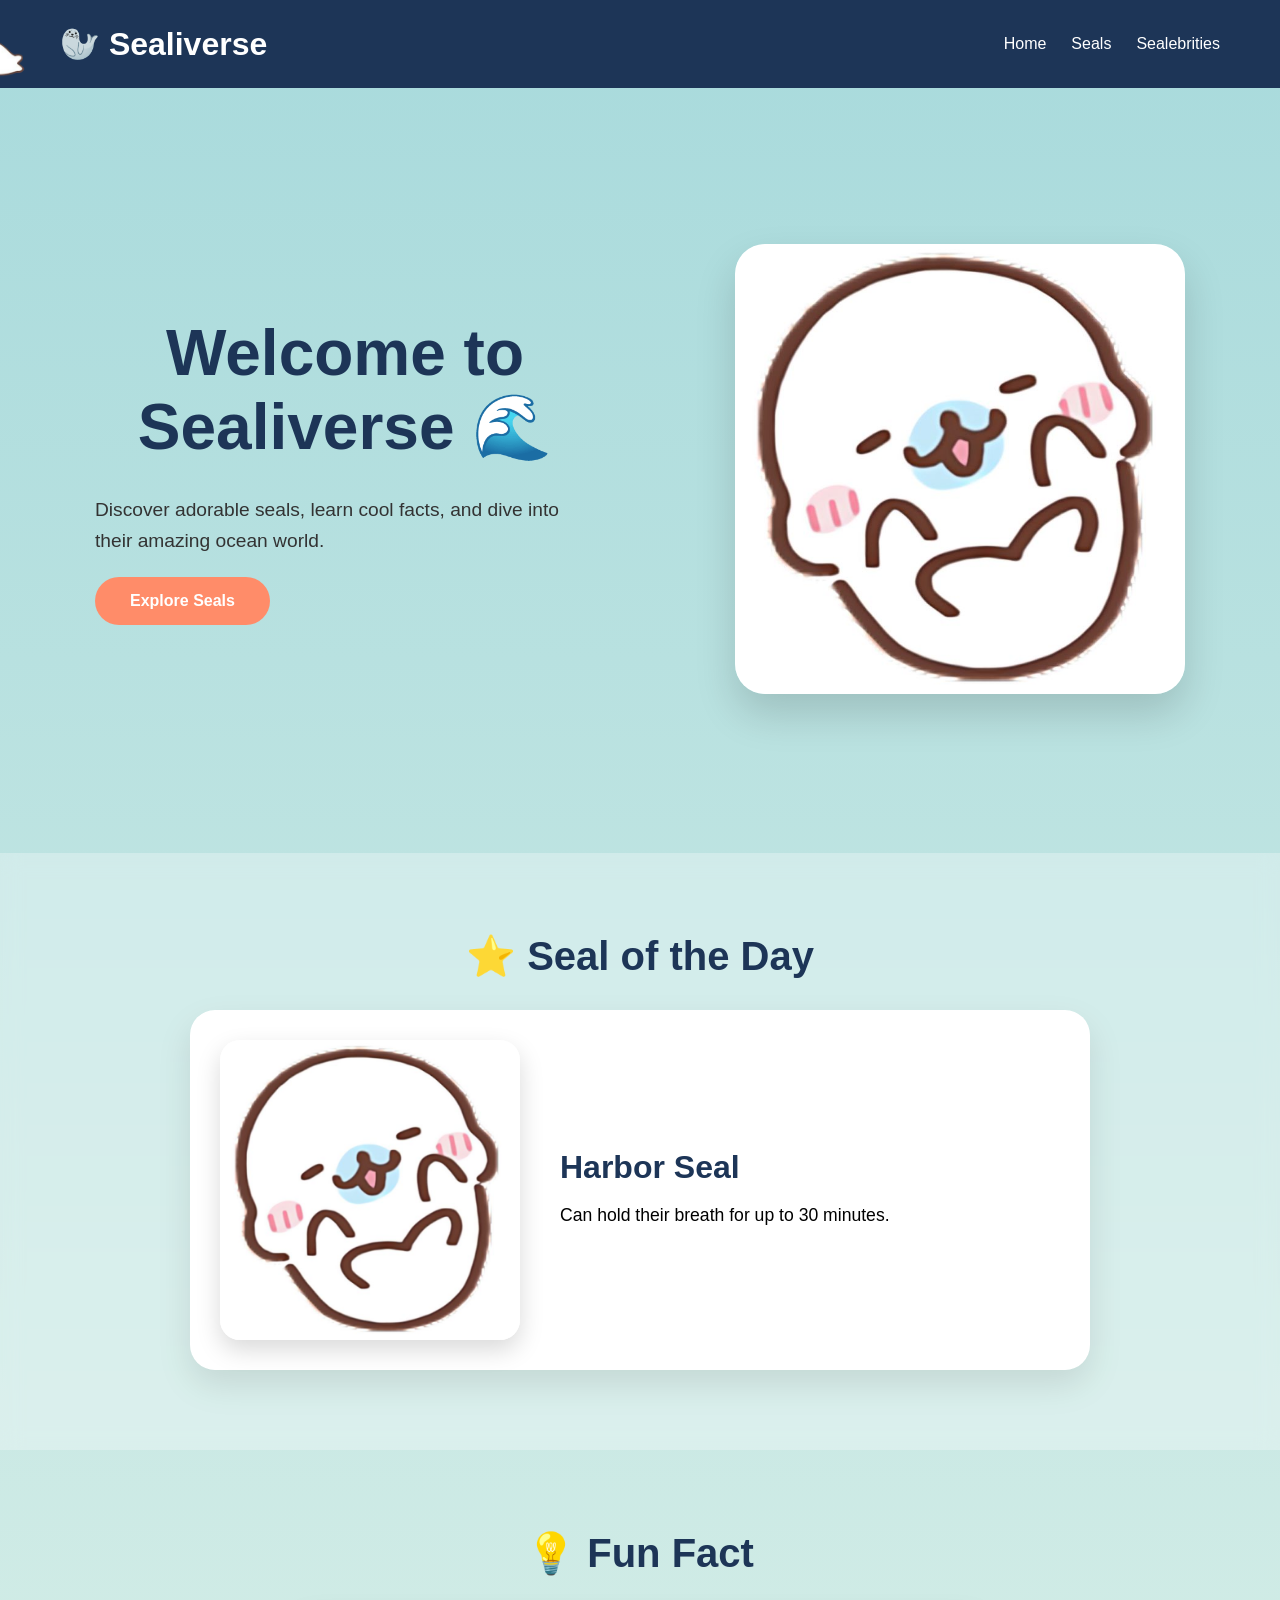
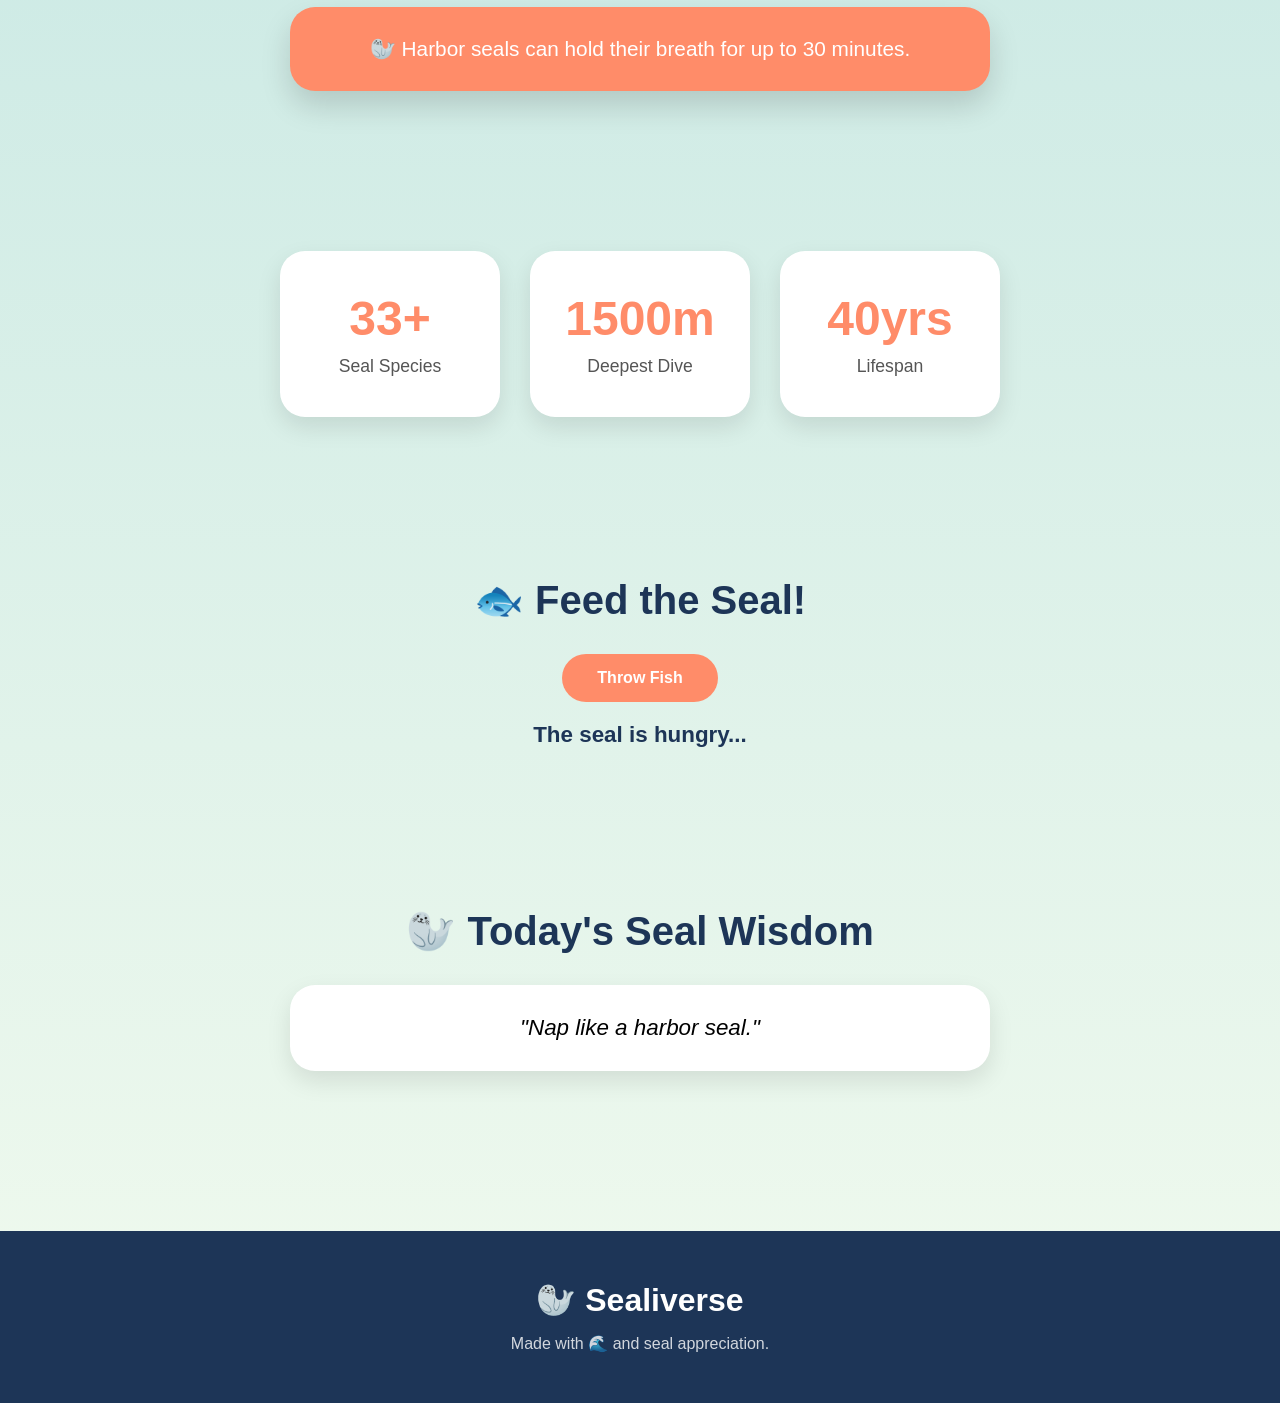
<file: index.html>
<!DOCTYPE html>
<html lang="en">
<head>
    <meta charset="UTF-8">
    <meta name="viewport" content="width=device-width, initial-scale=1.0">
    <title>Sealiverse</title>
    <link rel="stylesheet" href="style.css">
</head>

<body>

    <!-- Seal Cursor Companion -->
    <div id="sealCursor">
        <img
            id="sealImg"
            src="Seal-Normal.png"
            alt="Seal Cursor">
    </div>

    <!-- Floating Bubbles -->
    <div class="bubbles">
        <span></span>
        <span></span>
        <span></span>
        <span></span>
        <span></span>
    </div>

    <!-- Navbar -->
    <nav>
        <h1>🦭 Sealiverse</h1>

        <ul>
            <li><a href="#">Home</a></li>
            <li><a href="Catalogue.html">Seals</a></li>
            <li><a href="sealebrities.html">Sealebrities</a></li>
        </ul>
    </nav>

    <!-- Hero -->
    <section class="hero">

        <div class="hero-text">

            <h2>
                Welcome to Sealiverse 🌊
            </h2>

            <p>
                Discover adorable seals,
                learn cool facts,
                and dive into their
                amazing ocean world.
            </p>

            <button class="btn">
                Explore Seals
            </button>

        </div>

        <div class="seal-container">

            <img
                id="seal"
                src="1f5fbaef769bf286dd321dc1856a69df.jpg"
                alt="Seal">

        </div>

    </section>

    <!-- Seal of the Day -->
    <section class="featured">

        <h2>⭐ Seal of the Day</h2>

        <div class="featured-card">

            <img
                src="1f5fbaef769bf286dd321dc1856a69df.jpg"
                alt="Harbor Seal">

            <div>

                <h3>Harbor Seal</h3>

                <p>
                    Harbor seals can hold
                    their breath for up to
                    30 minutes underwater!
                </p>

            </div>

        </div>

    </section>

    <!-- Fun Fact -->
    <section class="fact">

        <h2>💡 Fun Fact</h2>

        <div id="factBox">
            Some seals sleep underwater!
        </div>

    </section>

    <!-- Stats -->
    <section class="stats">

        <div class="card">
            <h1>33+</h1>
            <p>Seal Species</p>
        </div>

        <div class="card">
            <h1>1500m</h1>
            <p>Deepest Dive</p>
        </div>

        <div class="card">
            <h1>40yrs</h1>
            <p>Lifespan</p>
        </div>

    </section>

    <!-- Feed the Seal -->
    <section class="feed">

        <h2>🐟 Feed the Seal!</h2>

        <button class="btn" id="feedBtn">
            Throw Fish
        </button>

        <p id="reaction">
            The seal is hungry...
        </p>

    </section>

    <!-- Seal Wisdom -->
    <section class="quote">

        <h2>
            🦭 Today's Seal Wisdom
        </h2>

        <p id="quote">
            "Always swim with confidence."
        </p>

    </section>

    <!-- Footer -->
    <footer>

        <h3>🦭 Sealiverse</h3>

        <p>
            Made with 🌊 and seal appreciation.
        </p>

    </footer>

    <script src="script.js"></script>

</body>
</html>
</file>
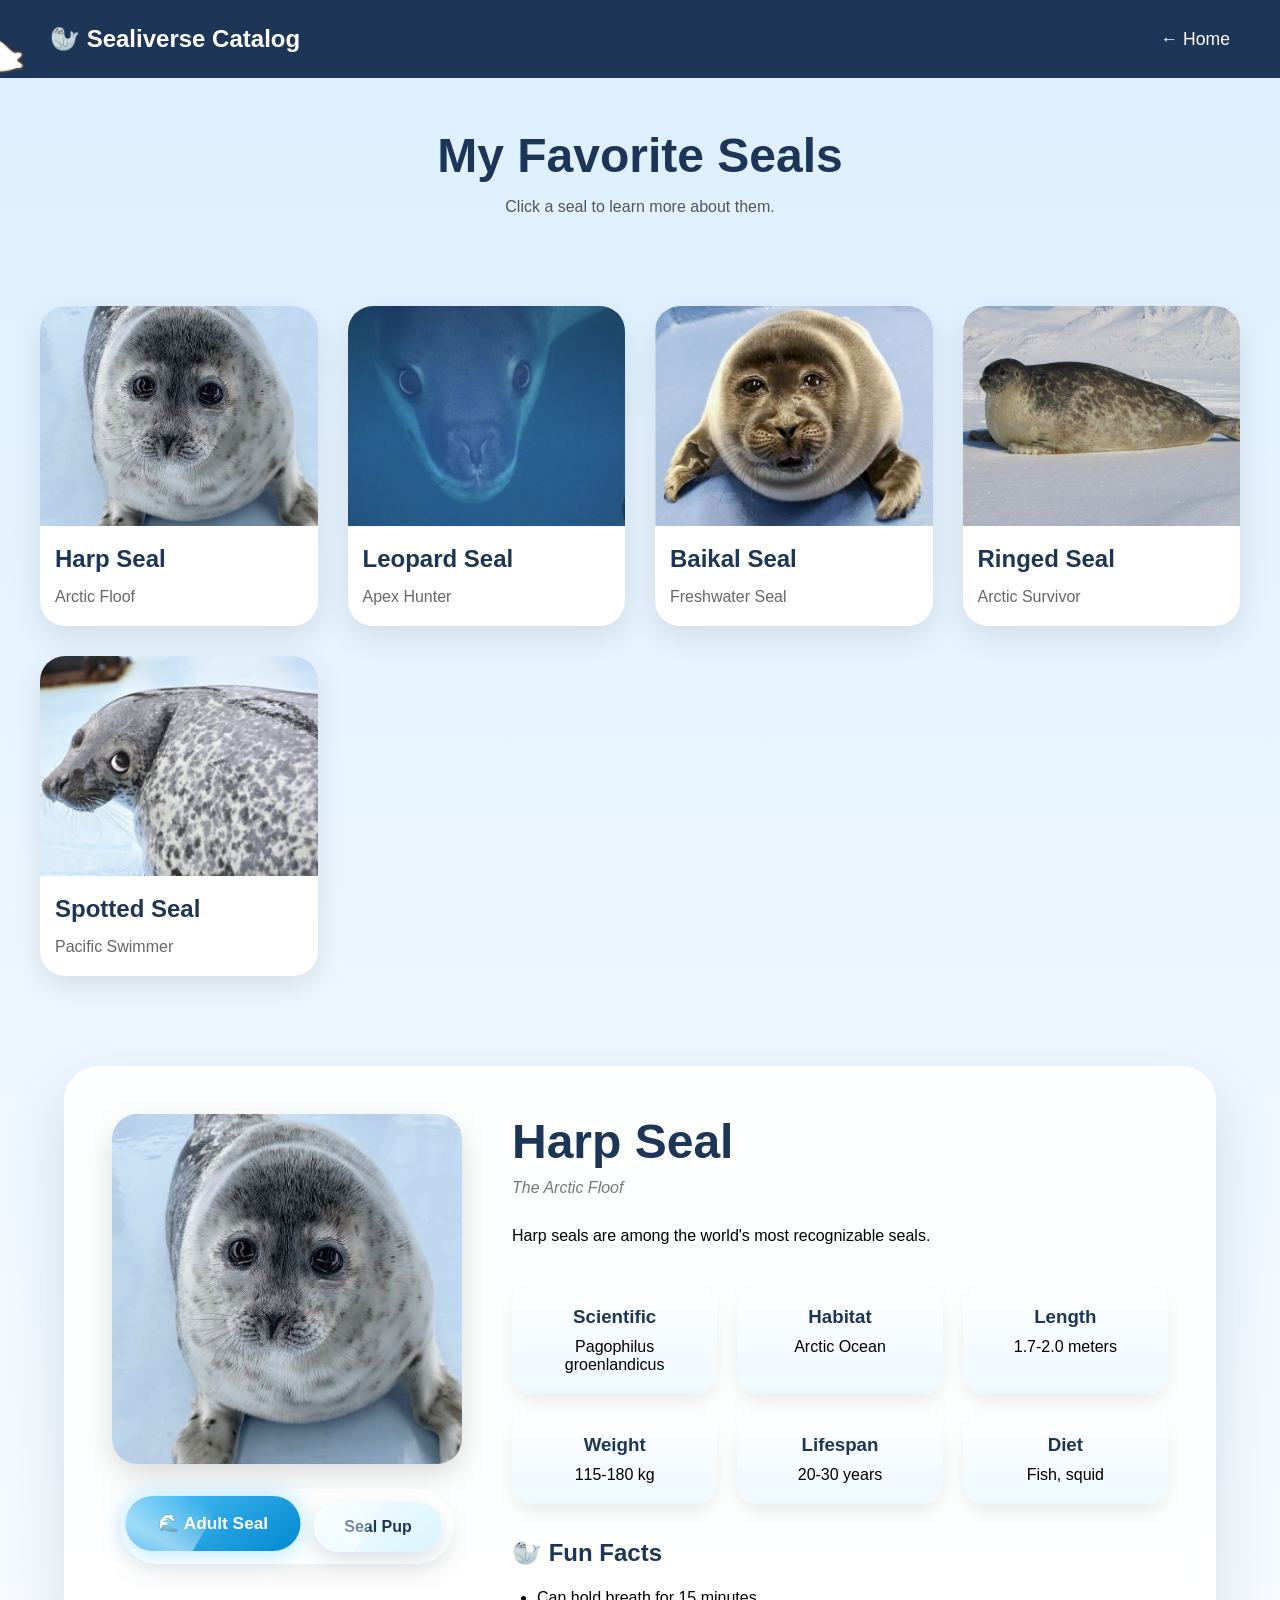
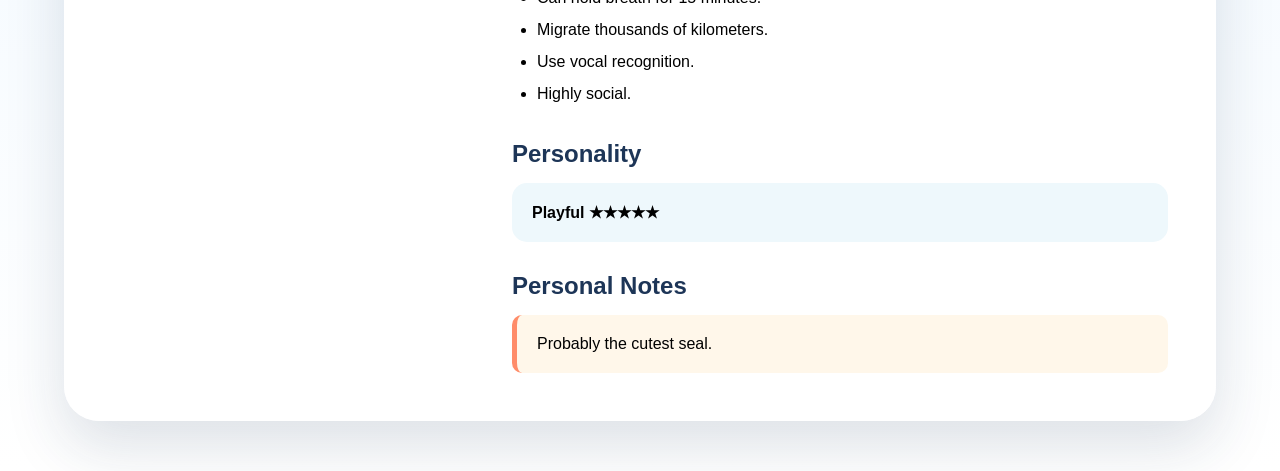
<file: Catalogue.html>
<!DOCTYPE html>
<html lang="en">
<head>
<meta charset="UTF-8">
<meta name="viewport"
      content="width=device-width, initial-scale=1.0">
<title>Sealiverse Catalog</title>
<link rel="stylesheet"
      href="Catalogue.ss.css">
</head>

<body>
    <!-- Seal Cursor Companion -->
    <div id="sealCursor">
        <img
            id="sealImg"
            src="Seal-Normal.png"
            alt="Seal Cursor">
    </div>

<nav>
    <h1>🦭 Sealiverse Catalog</h1>

    <a href="index.html">
        ← Home
    </a>
</nav>

<header>
    <h1>
        My Favorite Seals
    </h1>

    <p>
        Click a seal to learn
        more about them.
    </p>
</header>

<div class="grid">

    <div class="card"
         onclick="showSeal('harp')">

        <img src="seals/harps.jpg">

        <h2>Harp Seal</h2>

        <p>
            Arctic Floof
        </p>

    </div>

    <div class="card"
         onclick="showSeal('leopard')">

        <img src="seals/Leopard.jpg">

        <h2>Leopard Seal</h2>

        <p>
            Apex Hunter
        </p>

    </div>

    <div class="card"
         onclick="showSeal('baikal')">

        <img src="seals/Baikal.jpg">

        <h2>Baikal Seal</h2>

        <p>
            Freshwater Seal
        </p>

    </div>

    <div class="card"
         onclick="showSeal('ringed')">

        <img src="seals/ringed.jpg">

        <h2>Ringed Seal</h2>

        <p>
            Arctic Survivor
        </p>

    </div>

    <div class="card"
         onclick="showSeal('spotted')">

        <img src="seals/spotted.jpg">

        <h2>Spotted Seal</h2>

        <p>
            Pacific Swimmer
        </p>

    </div>

</div>

<div id="viewer">

    <div class="viewer-image">
    <img id="viewImg">

    <div class="life-stage">

    <button
        class="stage-btn active"
        onclick="showStage('adult', this)">
        🌊 Adult Seal
    </button>

    <button
        class="stage-btn"
        onclick="showStage('pup', this)">
        Seal Pup
    </button>

</div>

</div>

    <div class="viewer-content">

        <h1 id="name"></h1>

        <p class="subtitle"
           id="subtitle">
        </p>

        <p id="desc"></p>

        <div class="stats-grid">

            <div class="stat">
                <h3>Scientific</h3>
                <span id="sci"></span>
            </div>

            <div class="stat">
                <h3>Habitat</h3>
                <span id="hab"></span>
            </div>

            <div class="stat">
                <h3>Length</h3>
                <span id="len"></span>
            </div>

            <div class="stat">
                <h3>Weight</h3>
                <span id="weight"></span>
            </div>

            <div class="stat">
                <h3>Lifespan</h3>
                <span id="life"></span>
            </div>

            <div class="stat">
                <h3>Diet</h3>
                <span id="diet"></span>
            </div>

        </div>

        <div class="section">

            <h2>🦭 Fun Facts</h2>

            <ul id="facts">
            </ul>

        </div>

        <div class="section">

            <h2> Personality</h2>

            <p id="personality">
            </p>

        </div>

        <div class="section">

            <h2>Personal Notes</h2>

            <p id="notes">
            </p>

        </div>

    </div>

</div>
<script src="sealCursor.js"></script>
<script src="catalogue.js"></script>

</body>
</html>
</file>
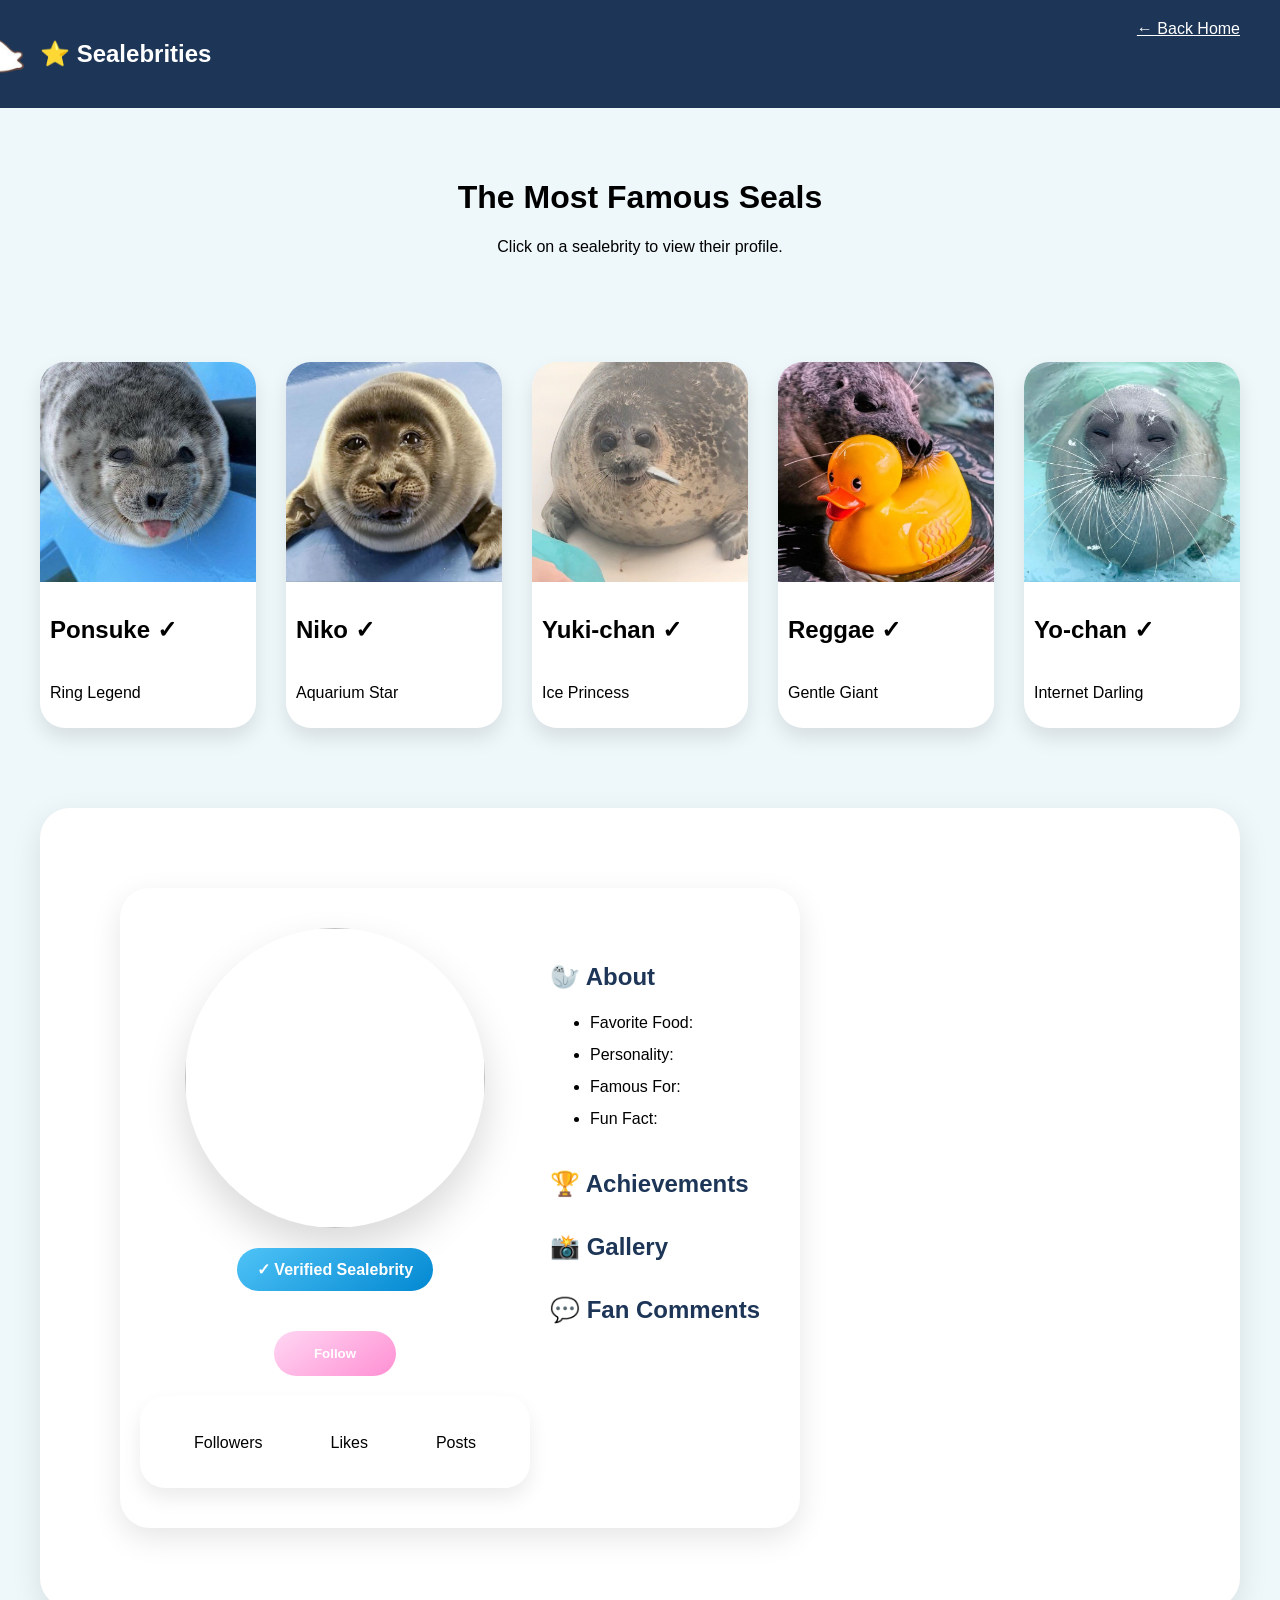
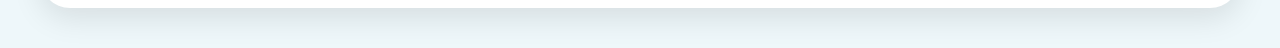
<file: sealebrities.html>
<!DOCTYPE html>
<html lang="en">
<head>
<meta charset="UTF-8">
<meta name="viewport"
      content="width=device-width, initial-scale=1.0">

<title>Sealebrities</title>

<link rel="stylesheet"
      href="sealebrities.css">
</head>

<body>

 <!-- Seal Cursor Companion -->
    <div id="sealCursor">
        <img
            id="sealImg"
            src="Seal-Normal.png"
            alt="Seal Cursor">
    </div>

<nav>

    <h1>
        ⭐ Sealebrities
    </h1>

    <a href="index.html">
        ← Back Home
    </a>

</nav>

<header>

    <h1>
        The Most Famous Seals
    </h1>

    <p>
        Click on a sealebrity
        to view their profile.
    </p>

</header>


<!-- PROFILE GRID -->

<section class="grid">

    <div class="card"
         onclick="showSeal('ponsuke')">

        <img src="Sealebs/Ponsuke.jpg">

        <h2>
            Ponsuke ✓
        </h2>

        <p>
            Ring Legend
        </p>

    </div>


    <div class="card"
         onclick="showSeal('niko')">

        <img src="Sealebs/Niko.jpg">

        <h2>
            Niko ✓
        </h2>

        <p>
            Aquarium Star
        </p>

    </div>


    <div class="card"
         onclick="showSeal('yuki')">

        <img src="Sealebs/Yuki.jpg">

        <h2>
            Yuki-chan ✓
        </h2>

        <p>
            Ice Princess
        </p>

    </div>


    <div class="card"
         onclick="showSeal('reggae')">

        <img src="Sealebs/reggae.jpg">

        <h2>
            Reggae ✓
        </h2>

        <p>
            Gentle Giant
        </p>

    </div>


    <div class="card"
         onclick="showSeal('yochan')">

        <img src="Sealebs/yochan.jpg">

        <h2>
            Yo-chan ✓
        </h2>

        <p>
            Internet Darling
        </p>

    </div>

</section>


<!-- PROFILE VIEWER -->

<section id="viewer">
<section id="viewer">

    <!-- LEFT PROFILE PANEL -->
    <div class="profile-panel">

        <img id="profilePic">

        <div class="verified">
            ✓ Verified Sealebrity
        </div>

        <button class="follow-btn">
            Follow
        </button>

        <div class="stats-bar">

            <div>
                <h3 id="followers"></h3>
                <p>Followers</p>
            </div>

            <div>
                <h3 id="likes"></h3>
                <p>Likes</p>
            </div>

            <div>
                <h3 id="posts"></h3>
                <p>Posts</p>
            </div>

        </div>

    </div>


    <!-- RIGHT PROFILE -->
    <div class="info">

        <h1 id="profileName"></h1>

        <div class="location">
            <span id="location"></span>
        </div>

        <p id="bio"></p>


        <!-- ABOUT -->
        <div class="profile-section">

            <h2>🦭 About</h2>

            <ul>

                <li>
                    Favorite Food:
                    <span id="food"></span>
                </li>

                <li>
                    Personality:
                    <span id="personality"></span>
                </li>

                <li>
                    Famous For:
                    <span id="famous"></span>
                </li>

                <li>
                    Fun Fact:
                    <span id="fact"></span>
                </li>

            </ul>

        </div>


        <!-- ACHIEVEMENTS -->
        <div class="profile-section">

            <h2>🏆 Achievements</h2>

            <ul id="achievements"></ul>

        </div>


        <!-- GALLERY -->
        <div class="profile-section">

            <h2>📸 Gallery</h2>

            <div id="gallery"
                 class="gallery">

            </div>

        </div>


        <!-- COMMENTS -->
        <div class="profile-section">

            <h2>💬 Fan Comments</h2>

            <div id="comments">
            </div>

        </div>

    </div>

</section>

<script src="sealCursor.js"></script>
<script src="sealebs.js"></script>


</body>
</html>
</file>
<file: style.css>
:root{
    --navy:#1D3557;
    --sky:#A8DADC;
    --cream:#F1FAEE;
    --gray:#B0B7C3;
    --coral:#FF8C69;
}

*{
    margin:0;
    padding:0;
    box-sizing:border-box;
}

body{
    font-family:Arial,sans-serif;
    background:linear-gradient(
        180deg,
        var(--sky),
        var(--cream)
    );
    overflow-x:hidden;
    min-height:100vh;
    
    /* Hide normal cursor */
    cursor:auto;
}

/* =====================
   SEAL CURSOR COMPANION
   ===================== */

#sealCursor{
    position:fixed;
    left:0;
    top:0;

    width:80px;
    height:80px;

    pointer-events:none;
    z-index:99999;

    transform:translate(-40px,20px);

    will-change:transform;
}

#sealCursor img{
    width:100%;
    height:100%;

    object-fit:contain;

    transition:
        transform .25s ease,
        filter .25s ease;
}

/* =====================
   FLOATING BUBBLES
   ===================== */

.bubbles{
    position:fixed;
    inset:0;

    overflow:hidden;
    pointer-events:none;

    z-index:-1;
}

.bubbles span{
    position:absolute;
    bottom:-100px;

    width:30px;
    height:30px;

    background:rgba(255,255,255,.3);
    border-radius:50%;

    animation:float 12s linear infinite;
}

.bubbles span:nth-child(1){
    left:10%;
}

.bubbles span:nth-child(2){
    left:30%;
    width:50px;
    height:50px;
    animation-duration:16s;
}

.bubbles span:nth-child(3){
    left:55%;
}

.bubbles span:nth-child(4){
    left:75%;
    animation-duration:14s;
}

.bubbles span:nth-child(5){
    left:90%;
}

/* =====================
   NAVBAR
   ===================== */

nav{
    display:flex;
    justify-content:space-between;
    align-items:center;

    padding:25px 60px;

    background:var(--navy);
}

nav h1{
    color:white;
    font-size:2rem;
}

nav ul{
    display:flex;
    gap:25px;
    list-style:none;
}

nav a{
    color:white;
    text-decoration:none;
    transition:.3s;
}

nav a:hover{
    color:var(--coral);
    transform:translateY(-2px);
}

/* =====================
   HERO
   ===================== */

.hero{
    display:flex;
    justify-content:space-around;
    align-items:center;

    min-height:85vh;

    padding:50px;
    gap:50px;
}

.hero-text{
    max-width:500px;
}

.hero-text h2{
    font-size:4rem;
    color:var(--navy);
}

.hero-text p{
    margin:20px 0;
    font-size:1.2rem;
    line-height:1.6;
    color:#333;
}

/* =====================
   BUTTON
   ===================== */

.btn{
    padding:15px 35px;

    border:none;
    border-radius:50px;

    background:var(--coral);
    color:white;

    font-size:1rem;
    font-weight:bold;

    transition:
        transform .3s,
        box-shadow .3s;

    cursor:none;
}

.btn:hover{
    transform:
        translateY(-5px)
        scale(1.08);

    box-shadow:
        0 10px 30px rgba(0,0,0,.2);
}

/* =====================
   HERO SEAL IMAGE
   ===================== */

.seal-container{
    perspective:1000px;
}

.seal-container img{
    width:450px;
    border-radius:30px;

    transition:
        transform .15s,
        box-shadow .15s;

    box-shadow:
        0 20px 40px rgba(0,0,0,.15);
}

.seal-container img:hover{
    box-shadow:
        0 30px 60px rgba(0,0,0,.2);
}

/* =====================
   BUBBLE ANIMATION
   ===================== */

@keyframes float{
    from{
        transform:
            translateY(0)
            scale(1);
    }

    to{
        transform:
            translateY(-120vh)
            scale(1.5);
    }
}

/* =====================
   GENERAL SECTION STYLE
   ===================== */

section{
    padding:80px 10%;
}

section h2{
    color:var(--navy);
    font-size:2.5rem;
    margin-bottom:30px;
    text-align:center;
}

/* =====================
   SEAL OF THE DAY
   ===================== */

.featured{
    background:rgba(255,255,255,.3);
    backdrop-filter:blur(10px);
}

.featured-card{
    max-width:900px;
    margin:auto;

    display:flex;
    align-items:center;
    gap:40px;

    background:white;
    border-radius:25px;
    padding:30px;

    box-shadow:
        0 15px 35px rgba(0,0,0,.1);

    transition:.3s;
}

.featured-card:hover{
    transform:
        translateY(-10px)
        scale(1.02);
}

.featured-card img{
    width:300px;
    border-radius:20px;

    box-shadow:
        0 10px 25px rgba(0,0,0,.15);
}

.featured-card h3{
    color:var(--navy);
    font-size:2rem;
    margin-bottom:15px;
}

.featured-card p{
    font-size:1.1rem;
    line-height:1.7;
}

/* =====================
   FUN FACT
   ===================== */

.fact{
    text-align:center;
}

#factBox{
    max-width:700px;
    margin:auto;

    background:var(--coral);
    color:white;

    padding:30px;
    border-radius:25px;

    font-size:1.3rem;

    box-shadow:
        0 15px 30px rgba(0,0,0,.15);

    transition:.3s;
}

#factBox:hover{
    transform:scale(1.03);
}

/* =====================
   STATS
   ===================== */

.stats{
    display:flex;
    justify-content:center;
    gap:30px;
    flex-wrap:wrap;
}

.card{
    width:220px;

    background:white;

    padding:40px 20px;

    border-radius:25px;

    text-align:center;

    box-shadow:
        0 10px 25px rgba(0,0,0,.1);

    transition:.3s;
}

.card:hover{
    transform:
        translateY(-10px)
        scale(1.05);
}

.card h1{
    color:var(--coral);
    font-size:3rem;
    margin-bottom:10px;
}

.card p{
    color:#555;
    font-size:1.1rem;
}

/* =====================
   FEED THE SEAL
   ===================== */

.feed{
    text-align:center;
}

#reaction{
    margin-top:20px;

    font-size:1.4rem;

    color:var(--navy);

    font-weight:bold;
}

/* =====================
   SEAL WISDOM
   ===================== */

.quote{
    text-align:center;
}

#quote{
    max-width:700px;
    margin:auto;

    background:white;

    padding:30px;

    border-radius:25px;

    font-size:1.4rem;
    font-style:italic;

    box-shadow:
        0 10px 25px rgba(0,0,0,.1);

    transition:.3s;
}

#quote:hover{
    transform:scale(1.03);
}

/* =====================
   FOOTER
   ===================== */

footer{
    background:var(--navy);

    color:white;

    text-align:center;

    padding:50px 20px;

    margin-top:80px;
}

footer h3{
    font-size:2rem;
    margin-bottom:15px;
}

footer p{
    opacity:.8;
}

/* =====================
   RESPONSIVE
   ===================== */

@media(max-width:900px){

    .hero{
        flex-direction:column;
        text-align:center;
    }

    .hero-text h2{
        font-size:3rem;
    }

    .featured-card{
        flex-direction:column;
        text-align:center;
    }

    .featured-card img{
        width:100%;
        max-width:350px;
    }

    .stats{
        flex-direction:column;
        align-items:center;
    }
}
</file>
<file: Catalogue.ss.css>
:root{
    --navy:#1D3557;
    --sky:#A8DADC;
    --cream:#F1FAEE;
    --coral:#FF8C69;
}

*{
    margin:0;
    padding:0;
    box-sizing:border-box;
}

body{
    font-family:Arial,sans-serif;
    min-height:100vh;
    background:
    linear-gradient(
        180deg,
        #dcefff,
        white
    );
    transition:1s;
/* Hide normal cursor */
    cursor:auto;
}

/* =====================
   SEAL CURSOR COMPANION
   ===================== */

#sealCursor{
    position:fixed;
    left:0;
    top:0;

    width:80px;
    height:80px;

    pointer-events:none;
    z-index:99999;

    transform:translate(-40px,20px);

    will-change:transform;
}

#sealCursor img{
    width:100%;
    height:100%;

    object-fit:contain;

    transition:
        transform .25s ease,
        filter .25s ease;
}

/* NAV */

nav{
    background:var(--navy);

    display:flex;
    justify-content:space-between;
    align-items:center;

    padding:25px 50px;

    color:white;
}

nav a{
    color:white;
    text-decoration:none;
    font-size:1.1rem;
}

nav a:hover{
    color:var(--coral);
}

/* HEADER */

header{
    text-align:center;
    padding:50px 20px;
}

header h1{
    font-size:3rem;
    color:var(--navy);
}

header p{
    margin-top:15px;
    color:#555;
}

/* GRID */

.grid{
    display:grid;

    grid-template-columns:
    repeat(
        auto-fit,
        minmax(220px,1fr)
    );

    gap:30px;

    padding:40px;
}

/* CARD */

.card{
    background:white;

    border-radius:25px;

    overflow:hidden;

    cursor:pointer;

    transition:.3s;

    box-shadow:
    0 10px 30px
    rgba(0,0,0,.1);
}

.card:hover{
    transform:
    translateY(-10px)
    scale(1.03);
}

.card img{
    width:100%;
    height:220px;

    object-fit:cover;

    transition:.3s;
}

.card:hover img{
    transform:scale(1.1);
}

.card h2{
    padding:15px;
    color:var(--navy);
}

.card p{
    padding:0 15px 20px;
    color:#666;
}

/* VIEWER */

#viewer{

    background:
        rgba(255,255,255,.9);

    backdrop-filter:
        blur(10px);

    margin:50px auto;

    padding:45px;

    width:90%;

    border-radius:35px;

    display:flex;

    gap:50px;

    box-shadow:
        0 25px 60px
        rgba(29,53,87,.15);

    border:
        3px solid
        rgba(255,255,255,.4);
}

.viewer-image{
    display:flex;
    flex-direction:column;
    align-items:center;
}

#viewImg{

    width:350px;
    height:350px;

    object-fit:cover;

    border-radius:25px;

    transition:.3s;

    box-shadow:
    0 10px 30px
    rgba(0,0,0,.15);
}

#viewImg:hover{
    transform:
    scale(1.05)
    rotate(2deg);
}

.seal-rating{

    margin-top:20px;

    background:var(--coral);

    color:white;

    padding:12px 25px;

    border-radius:30px;

    font-weight:bold;
}

.viewer-content{
    flex:1;
}

.viewer-content h1{
    color:var(--navy);
    font-size:3rem;
}

.subtitle{

    color:#777;

    font-style:italic;

    margin:10px 0 25px;
}

#desc{
    line-height:1.8;
}

/* STATS */

.stats-grid{

    display:grid;

    grid-template-columns:
    repeat(3,1fr);

    gap:20px;

    margin:35px 0;
}

.stat{

    background:#f4f8fb;

    padding:20px;

    border-radius:20px;

    transition:.3s;
}

.stat:hover{

    background:#d7eef4;

    transform:
    translateY(-5px);
}

.stat h3{
    color:var(--navy);
    margin-bottom:10px;
}

/* SECTIONS */

.section{
    margin-top:30px;
}

.section h2{
    color:var(--navy);
    margin-bottom:15px;
}

.section ul{
    line-height:2;
    padding-left:25px;
}

#personality{

    background:#eef8fc;

    padding:20px;

    border-radius:15px;

    font-weight:bold;
}

#notes{

    background:#fff7ea;

    padding:20px;

    border-left:
    5px solid
    var(--coral);

    border-radius:10px;
}

/* BACKGROUNDS */

.harp{
    background:
    linear-gradient(
        180deg,
        #dcefff,
        white
    );
}

.leopard{
    background:
    linear-gradient(
        180deg,
        #4f7093,
        #d0e2ef
    );
}

.baikal{
    background:
    linear-gradient(
        180deg,
        #74c7ff,
        white
    );
}

.ringed{
    background:
    linear-gradient(
        180deg,
        #e0f4ff,
        white
    );
}

.spotted{
    background:
    linear-gradient(
        180deg,
        #b8d7e8,
        white
    );
}

/* MOBILE */

@media(max-width:1000px){

    #viewer{
        flex-direction:column;
    }

    .stats-grid{
        grid-template-columns:
        repeat(2,1fr);
    }

    #viewImg{
        width:100%;
        height:auto;
    }
}

/* ==========================
   LIFE STAGE SELECTOR
   ========================== */

.life-stage{
    display:flex;
    justify-content:center;
    align-items:center;
    gap:18px;

    margin:25px 0 10px;

    background:
        rgba(255,255,255,.6);

    padding:12px;

    border-radius:999px;

    backdrop-filter:blur(10px);

    box-shadow:
        0 10px 25px rgba(0,0,0,.08);
}

/* base button */

.stage-btn{
    position:relative;

    border:none;

    padding:
        15px 28px;

    border-radius:999px;

    background:
        linear-gradient(
            145deg,
            #ffffff,
            #edfaff
        );

    color:#1D3557;

    font-size:1rem;
    font-weight:700;

    cursor:pointer;

    transition:
        transform .25s,
        box-shadow .25s,
        background .25s,
        color .25s;

    box-shadow:
        0 5px 15px
        rgba(29,53,87,.10);
}

/* hover */

.stage-btn:hover{

    transform:
        translateY(-4px);

    box-shadow:
        0 10px 25px
        rgba(0,0,0,.15);
}

/* adult active */

.stage-btn:first-child.active{

    background:
        linear-gradient(
            145deg,
            #5ad0ff,
            #0288D1
        );

    color:white;

    box-shadow:
        0 0 25px
        rgba(90,208,255,.45);

    animation:
        adultFloat
        3s infinite ease-in-out;
}

/* pup active */

.stage-btn:last-child.active{

    background:
        linear-gradient(
            145deg,
            #ffd8f2,
            #ff8dcf
        );

    color:white;

    box-shadow:
        0 0 25px
        rgba(255,141,207,.45);

    animation:
        pupFloat
        2.5s infinite ease-in-out;
}

/* floating animations */

@keyframes adultFloat{

    0%,100%{
        transform:
            translateY(0);
    }

    50%{
        transform:
            translateY(-5px);
    }
}

@keyframes pupFloat{

    0%,100%{
        transform:
            translateY(0)
            scale(1);
    }

    50%{
        transform:
            translateY(-6px)
            scale(1.04);
    }
}

/* ==========================
   ADULT / PUP BUTTONS
   ========================== */

.life-stage{
    display:flex;
    justify-content:center;
    gap:20px;
    margin:25px 0;
}

/* Base button */

.stage-btn{
    position:relative;

    padding:16px 30px;

    border:none;
    border-radius:999px;

    background:
        linear-gradient(
            145deg,
            #f7fdff,
            #d9f4ff
        );

    color:#1D3557;

    font-size:1rem;
    font-weight:700;

    cursor:pointer;

    transition:
        transform .25s,
        box-shadow .25s,
        background .25s;

    box-shadow:
        0 8px 20px
        rgba(29,53,87,.15);

    overflow:hidden;
}

/* bubble shine */

.stage-btn::before{
    content:"";

    position:absolute;

    top:-150%;
    left:-150%;

    width:200%;
    height:200%;

    background:
        linear-gradient(
            transparent,
            rgba(255,255,255,.5),
            transparent
        );

    transform:rotate(30deg);

    transition:.7s;
}

.stage-btn:hover::before{
    top:100%;
    left:100%;
}

/* hover */

.stage-btn:hover{
    transform:
        translateY(-5px)
        scale(1.05);

    box-shadow:
        0 15px 30px
        rgba(0,0,0,.15);
}

/* active button */

.stage-btn.active{
    transform:
        translateY(-3px)
        scale(1.08);

    color:white;
}

/* Adult button */

.stage-btn:first-child.active{

    background:
        linear-gradient(
            145deg,
            #4FC3F7,
            #0288D1
        );

    box-shadow:
        0 0 25px
        rgba(79,195,247,.5);
}

/* Pup button */

.stage-btn:last-child.active{

    background:
        linear-gradient(
            145deg,
            #FFD7F3,
            #FF8FD3
        );

    box-shadow:
        0 0 25px
        rgba(255,143,211,.5);
}

/* floating effect */

@keyframes floatBtn{

    0%{
        transform:
            translateY(-3px)
            scale(1.08);
    }

    50%{
        transform:
            translateY(-7px)
            scale(1.08);
    }

    100%{
        transform:
            translateY(-3px)
            scale(1.08);
    }
}

.stage-btn.active{
    animation:
        floatBtn 2.5s infinite;
}

.stat{

    background:
        linear-gradient(
            180deg,
            white,
            #eef9ff
        );

    padding:20px;

    border-radius:20px;

    text-align:center;

    transition:.3s;

    box-shadow:
        0 8px 18px
        rgba(0,0,0,.08);
}

.stat:hover{

    transform:
        translateY(-8px)
        scale(1.04);

    box-shadow:
        0 20px 35px
        rgba(0,0,0,.12);
}

.stat h3{

    color:#1D3557;

    margin-bottom:10px;
}
</file>
<file: sealebrities.css>
body{
    margin:0;
    font-family:Arial;
    background:#eef7fa;
    /* Hide normal cursor */
    cursor:auto;
}

/* =====================
   SEAL CURSOR COMPANION
   ===================== */

#sealCursor{
    position:fixed;
    left:0;
    top:0;

    width:80px;
    height:80px;

    pointer-events:none;
    z-index:99999;

    transform:translate(-40px,20px);

    will-change:transform;
}

#sealCursor img{
    width:100%;
    height:100%;

    object-fit:contain;

    transition:
        transform .25s ease,
        filter .25s ease;
}
nav{
    background:#1D3557;
    color:white;

    padding:20px 40px;

    display:flex;
    justify-content:space-between;
}

nav a{
    color:white;
}

header{
    text-align:center;
    padding:50px;
}

.grid{
    display:grid;

    grid-template-columns:
    repeat(auto-fit,
    minmax(200px,1fr));

    gap:30px;

    padding:40px;
}

.card{
    background:white;

    border-radius:25px;

    overflow:hidden;

    cursor:pointer;

    transition:.3s;

    box-shadow:
    0 10px 20px
    rgba(0,0,0,.1);
}

.card:hover{
    transform:
    translateY(-10px)
    scale(1.03);
}

.card img{
    width:100%;
    height:220px;
    object-fit:cover;
}

.card h2,
.card p{
    padding:10px;
}

#viewer{
    background:white;

    margin:40px;

    padding:40px;

    border-radius:30px;

    display:flex;

    gap:40px;

    box-shadow:
    0 10px 30px
    rgba(0,0,0,.1);
}

#viewer img{
    width:300px;
    height:300px;

    object-fit:cover;

    border-radius:50%;
}

.stats{
    display:flex;
    gap:20px;

    margin:20px 0;

    font-weight:bold;
}

ul{
    line-height:2;
}

button{
    margin-top:20px;

    padding:15px 30px;

    border:none;

    border-radius:20px;

    background:#FF8C69;

    color:white;

    cursor:pointer;
}

.life-stage{

    display:flex;

    gap:15px;

    margin-top:20px;
}

.stage-btn{

    padding:12px 25px;

    border:none;

    border-radius:30px;

    background:#e7eef2;

    cursor:pointer;

    transition:.3s;

    font-weight:bold;
}

.stage-btn:hover{

    transform:translateY(-3px);

    background:#d4ebf1;
}

.stage-btn.active{

    background:#FF8C69;

    color:white;
}

.profile-panel{

    width:350px;

    display:flex;
    flex-direction:column;
    align-items:center;

    gap:20px;
}

#profilePic{

    width:300px;
    height:300px;

    object-fit:cover;

    border-radius:30px;

    box-shadow:
        0 20px 40px
        rgba(0,0,0,.15);
}

.verified{

    background:
        linear-gradient(
            145deg,
            #4FC3F7,
            #0288D1
        );

    color:white;

    padding:12px 20px;

    border-radius:999px;

    font-weight:bold;
}

.follow-btn{

    border:none;

    padding:15px 40px;

    border-radius:999px;

    background:
        linear-gradient(
            145deg,
            #FFD7F3,
            #FF8FD3
        );

    color:white;

    font-weight:bold;

    cursor:pointer;

    transition:.3s;
}

.follow-btn:hover{

    transform:
        translateY(-5px)
        scale(1.05);
}

.stats-bar{

    width:100%;

    display:flex;

    justify-content:space-around;

    background:white;

    padding:20px;

    border-radius:25px;

    box-shadow:
        0 10px 20px
        rgba(0,0,0,.08);
}

.profile-section{

    margin-top:35px;
}

.profile-section h2{

    color:#1D3557;

    margin-bottom:15px;
}

.ga.gallery{
    display:grid;

    grid-template-columns:
        repeat(4, 1fr);

    gap:15px;

    margin-top:25px;
}

.gallery-img{
    width:100%;
    aspect-ratio:1/1;
    object-fit:cover;
    border-radius:18px;

    transition:.3s;

    box-shadow:
        0 8px 20px
        rgba(0,0,0,.12);
}

.gallery-img:hover{
    transform:
        scale(1.06);
}

/* Cute active click */

.gallery-img:active{

    transform:
        scale(.97);
}
.gallery-item{
    position:relative;
    overflow:hidden;
    border-radius:20px;
}

.gallery-item::after{

    content:"🦭";

    position:absolute;

    right:12px;
    bottom:10px;

    font-size:1.3rem;

    opacity:0;

    transition:.3s;
}

.gallery-item:hover::after{
    opacity:1;
}

.comment{

    background:
        linear-gradient(
            180deg,
            white,
            #eef9ff
        );

    padding:15px;

    margin-bottom:12px;

    border-radius:15px;

    box-shadow:
        0 5px 10px
        rgba(0,0,0,.06);
}
</file>
